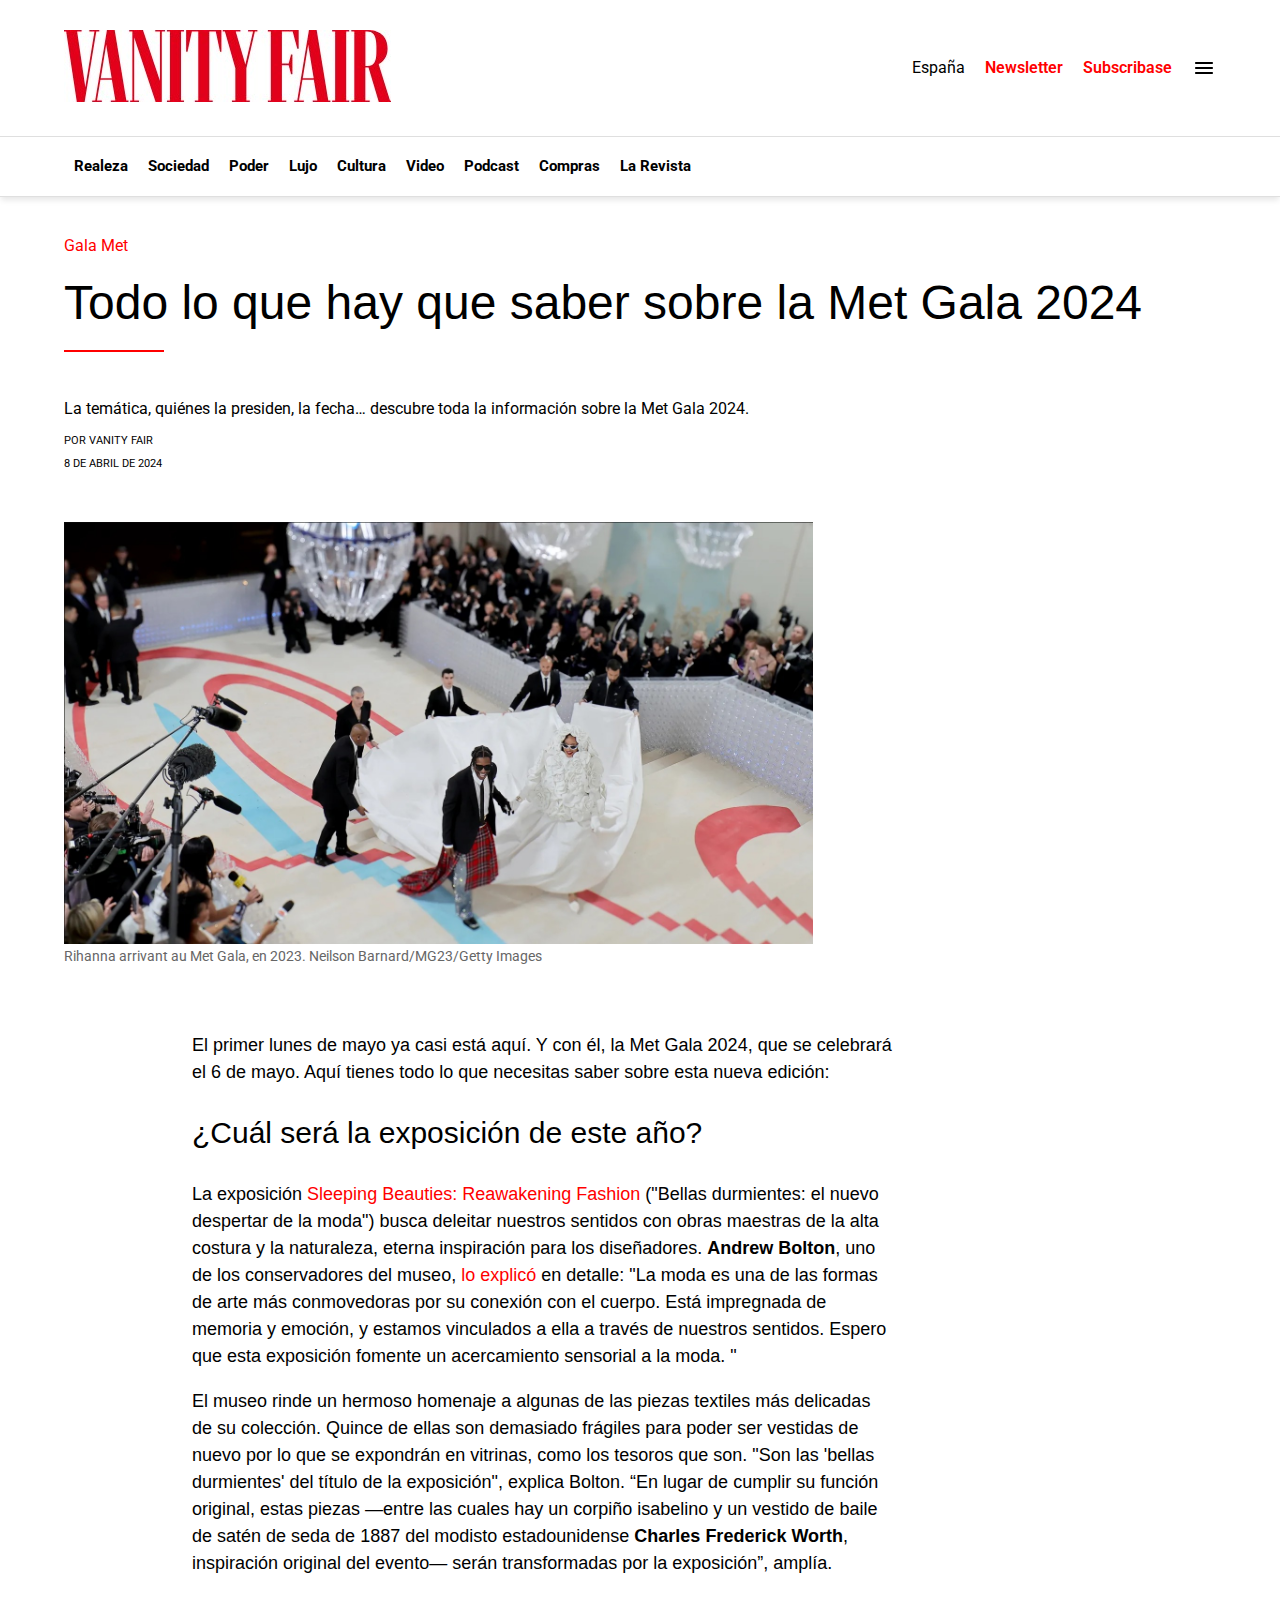
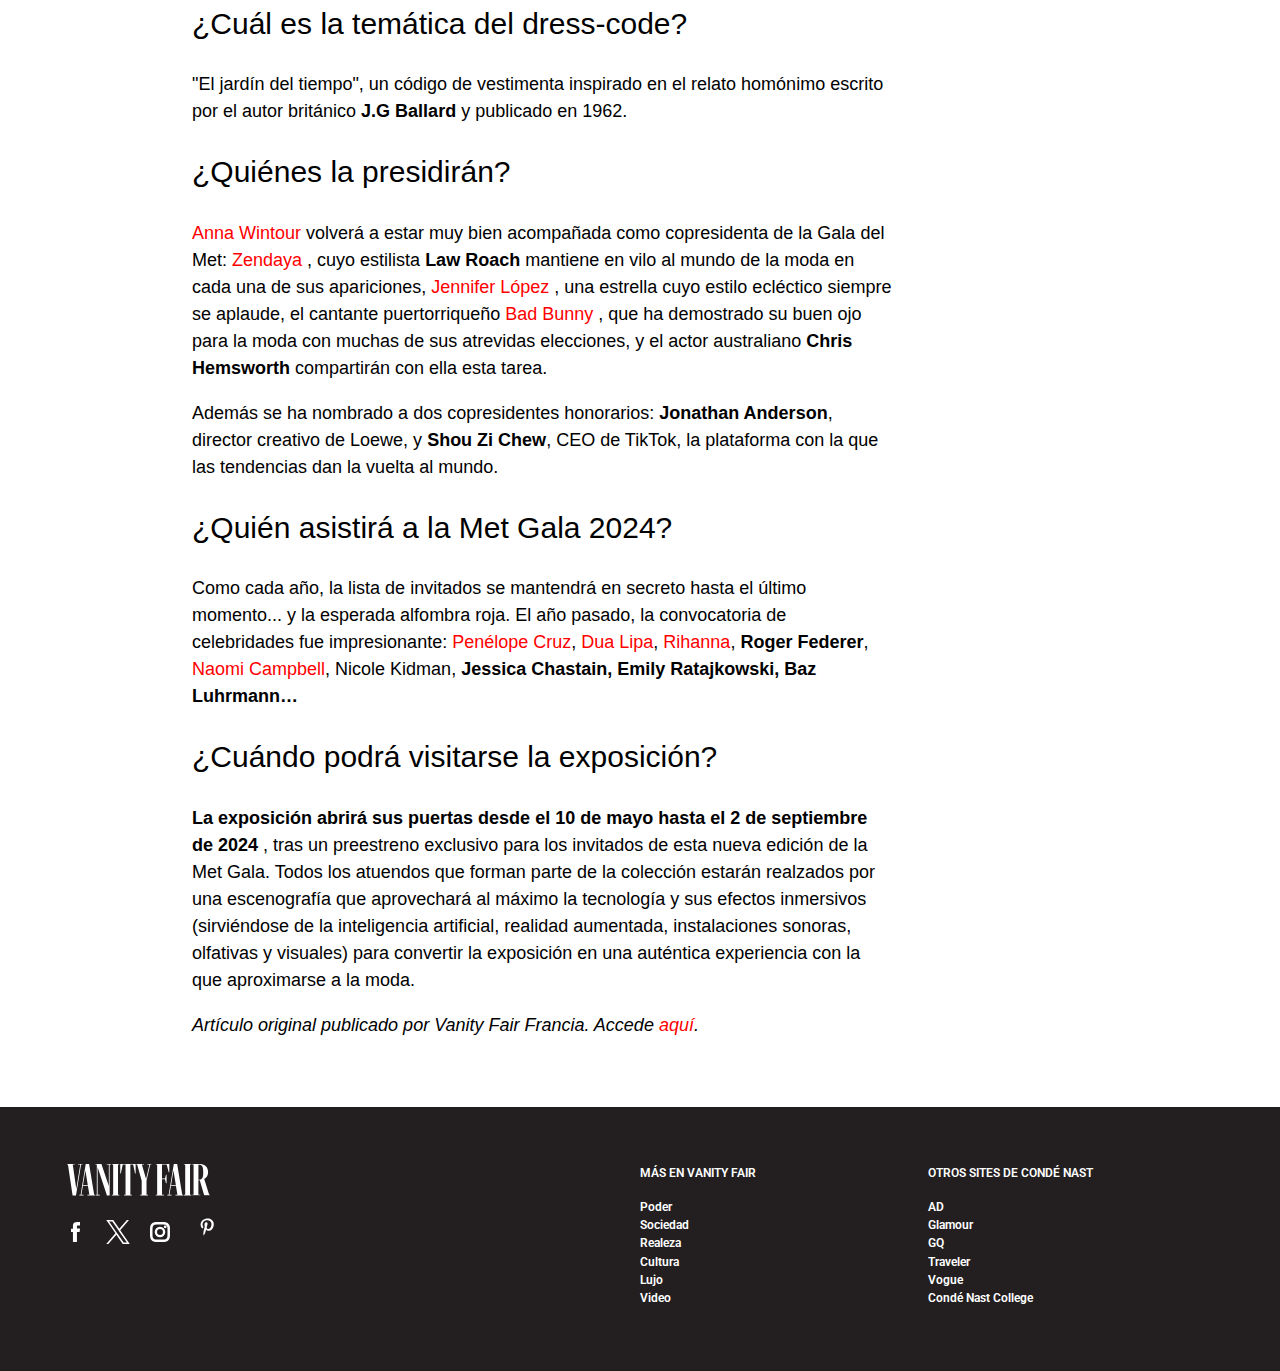
<file: index.html>
<!DOCTYPE html>
<html lang="en">
  <head>
    <meta charset="UTF-8">
    <meta name="viewport" content="width=device-width, initial-scale=1.0">
    <link rel="preconnect" href="https://fonts.gstatic.com">
    <link href="https://fonts.googleapis.com/css2?family=Roboto:wght@400;700&display=swap" rel="stylesheet">
    <link rel="stylesheet" href="normalize.css">
    <link rel="stylesheet" href="style.css">
    <title>Todo lo que hay que saber sobre la Met Gala 2024</title>
  </head>
  <body>
    <header class="header-container">
      <div class="top-navigation">
        <div>
          <a href="https://www.revistavanityfair.es/">
            <img alt="Vanity Fair España" src="assets/logo.jpeg" class="nav-logo">
          </a>
        </div>
        <div class="top-right-navigation">
          <select name="select" class="dropdown-paises">
            <option value="españa" selected>España</option>
            <option value="italia">Italia</option>
            <option value="francia">Francia</option>
          </select>
          <a href="https://www.revistavanityfair.es/newsletter" class="navigation-link navigation-tablet">Newsletter</a>
          <a href="https://suscripcion.revistavanityfair.es/.html?utm_source=site&utm_medium=site+revistavanityfair&utm_campaign=suscripciones+revistavanityfair+cabecera" class="navigation-link"> Subscribase </a>
          <svg class="burger-menu" xmlns="http://www.w3.org/2000/svg" width="24" height="24" viewBox="0 0 24 24">
            <path d="M0 0h24v24H0z" fill="none"/>
            <path d="M4 18h16c.55 0 1-.45 1-1s-.45-1-1-1H4c-.55 0-1 .45-1 1s.45 1 1 1zm0-5h16c.55 0 1-.45 1-1s-.45-1-1-1H4c-.55 0-1 .45-1 1s.45 1 1 1zM3 7c0 .55.45 1 1 1h16c.55 0 1-.45 1-1s-.45-1-1-1H4c-.55 0-1 .45-1 1z"/>
        </div>
      </div>
      <nav class="nav-container">
        <ul class="nav-list">
          <li>
            <a href="https://www.revistavanityfair.es/realeza">Realeza</a>
          </li>
          <li>
            <a href="https://www.revistavanityfair.es/sociedad">Sociedad</a>
          </li>
          <li>
            <a href="https://www.revistavanityfair.es/poder">Poder</a>
          </li>
          <li>
            <a href="https://www.revistavanityfair.es/lujo">Lujo</a>
          </li>
          <li>
            <a href="https://www.revistavanityfair.es/cultura">Cultura</a>
          </li>
          <li>
            <a href="https://www.revistavanityfair.es/video">Video</a>
          </li>
          <li>
            <a href="https://www.revistavanityfair.es/podcast">Podcast</a>
          </li>
          <li>
            <a href="https://www.revistavanityfair.es/compras">Compras</a>
          </li>
          <li>
            <a href="https://www.revistavanityfair.es/la-revista">La Revista</a>
          </li>
        </ul>
      </nav>
    </header>
    <main>
      <section>
        <header class="header-news-container">
          <a href="https://www.revistavanityfair.es/sociedad/gala-met" class="link"> Gala Met </a>
          <h1 class="title">Todo lo que hay que saber sobre la Met Gala 2024</h1>
          <div class="content-divider"></div>
        </header>
        <div class="sub-title-container">
          <p class="sub-title">La temática, quiénes la presiden, la fecha… descubre toda la información sobre la Met Gala 2024.</p>
          <div class="date-container">
            <p class="date">POR VANITY FAIR</p>
            <p class="date">8 DE ABRIL DE 2024</p>
          </div>
        </div>
        <div class="image-container">
          <figure>
            <img alt="Rihanna llegando a la Met Gala" src="assets/rihanna.jpeg" class="news-img">
            <figcaption>
              <span>Rihanna arrivant au Met Gala, en 2023. Neilson Barnard/MG23/Getty Images</span>
            </figcaption>
          </figure>
        </div>
        <div class="news-container">
          <p class="section-paragraph"> El primer lunes de mayo ya casi está aquí. Y con él, la Met Gala 2024, que se celebrará el 6 de mayo. Aquí tienes todo lo que necesitas saber sobre esta nueva edición: </p>
          <h3 class="section-title"> ¿Cuál será la exposición de este año? </h3>
          <p class="section-paragraph"> La exposición <a href="https://www.vogue.es/articulos/sleeping-beauties-reawakening-fashion-met-gala-2024-exposicion-costume-institute" class="link"> Sleeping Beauties: Reawakening Fashion </a> ("Bellas durmientes: el nuevo despertar de la moda") busca deleitar nuestros sentidos con obras maestras de la alta costura y la naturaleza, eterna inspiración para los diseñadores. <b>Andrew Bolton</b>, uno de los conservadores del museo, <a href="https://www.vogue.com/article/spring-2024-costume-institute-exhibition-sleeping-beauties-reawakening-fashion" class="link">lo explicó </a> en detalle: "La moda es una de las formas de arte más conmovedoras por su conexión con el cuerpo. Está impregnada de memoria y emoción, y estamos vinculados a ella a través de nuestros sentidos. Espero que esta exposición fomente un acercamiento sensorial a la moda. " </p>
          <p class="section-paragraph"> El museo rinde un hermoso homenaje a algunas de las piezas textiles más delicadas de su colección. Quince de ellas son demasiado frágiles para poder ser vestidas de nuevo por lo que se expondrán en vitrinas, como los tesoros que son. "Son las 'bellas durmientes' del título de la exposición", explica Bolton. “En lugar de cumplir su función original, estas piezas —entre las cuales hay un corpiño isabelino y un vestido de baile de satén de seda de 1887 del modisto estadounidense <b>Charles Frederick Worth</b>, inspiración original del evento— serán transformadas por la exposición”, amplía. </p>
          <h3 class="section-title"> ¿Cuál es la temática del dress-code? </h3>
          <p class="section-paragraph"> "El jardín del tiempo", un código de vestimenta inspirado en el relato homónimo escrito por el autor británico <b>J.G Ballard</b> y publicado en 1962. </p>
          <h3 class="section-title"> ¿Quiénes la presidirán? </h3>
          <p class="section-paragraph">
            <a href="https://www.revistavanityfair.es/articulos/la-historia-del-traje-de-annie-leibovitz-para-su-ingreso-en-la-academia-de-bellas-artes-de-paris" class="link"> Anna Wintour </a> volverá a estar muy bien acompañada como copresidenta de la Gala del Met: <a href="https://www.revistavanityfair.es/articulos/rivales-pelicula-zendaya-guadagnino-estreno" class="link"> Zendaya </a>, cuyo estilista <b>Law Roach</b> mantiene en vilo al mundo de la moda en cada una de sus apariciones, <a href="https://www.revistavanityfair.es/articulos/ben-affleck-y-jennifer-lopez-fortuna-pareja-matrimonio-historia-de-amor" class="link">Jennifer López</a> , una estrella cuyo estilo ecléctico siempre se aplaude, el cantante puertorriqueño <a href="https://www.revistavanityfair.es/articulos/bad-bunny-entrevista-kendall-jenner-familia-origenes-puerto-rico-nuevo-album" class="link">Bad Bunny</a> , que ha demostrado su buen ojo para la moda con muchas de sus atrevidas elecciones, y el actor australiano <b>Chris Hemsworth</b> compartirán con ella esta tarea.
          </p>
          <p class="section-paragraph"> Además se ha nombrado a dos copresidentes honorarios: <b>Jonathan Anderson</b>, director creativo de Loewe, y <b>Shou Zi Chew</b>, CEO de TikTok, la plataforma con la que las tendencias dan la vuelta al mundo. </p>
          <h3 class="section-title"> ¿Quién asistirá a la Met Gala 2024? </h3>
          <p class="section-paragraph"> Como cada año, la lista de invitados se mantendrá en secreto hasta el último momento... y la esperada alfombra roja. El año pasado, la convocatoria de celebridades fue impresionante: <a href="https://www.revistavanityfair.es/articulos/penelope-cruz-entrevista-campana-chanel-brad-pitt" class="link">Penélope Cruz</a>, <a href="https://www.revistavanityfair.es/galerias/mejor-vestidos-alfombra-roja-grammy-2024" class="link">Dua Lipa</a>, <a href="https://www.revistavanityfair.es/galerias/rihanna-riot-rose-rza-asap-rocky-primeras-fotos-segundo-bebe" class="link">Rihanna</a>, <b>Roger Federer</b>, <a href="https://www.revistavanityfair.es/articulos/naomi-campbell-cuestionario-proust" class="link">Naomi Campbell</a>, <a href="https://www.revistavanityfair.es/articulos/expats-lulu-wang-nicole-kidman-hong-kong" class="link"></a>Nicole Kidman, <b>Jessica Chastain, Emily Ratajkowski, Baz Luhrmann…</b>
          </p>
          <h3 class="section-title"> ¿Cuándo podrá visitarse la exposición? </h3>
          <p class="section-paragraph">
            <b>La exposición abrirá sus puertas desde el 10 de mayo hasta el 2 de septiembre de 2024 </b>, tras un preestreno exclusivo para los invitados de esta nueva edición de la Met Gala. Todos los atuendos que forman parte de la colección estarán realzados por una escenografía que aprovechará al máximo la tecnología y sus efectos inmersivos (sirviéndose de la inteligencia artificial, realidad aumentada, instalaciones sonoras, olfativas y visuales) para convertir la exposición en una auténtica experiencia con la que aproximarse a la moda.
          </p>
          <p class="section-paragraph">
            <i> Artículo original publicado por Vanity Fair Francia. Accede <a href="https://www.vanityfair.fr/article/tout-ce-quil-faut-savoir-sur-le-met-gala-2024" class="link">aquí</a>. </i>
          </p>
        </div>
      </section>
    </main>
    <footer>
      <div class="footer-item-left">
        <div class="footer-logo">
          <a href="https://www.revistavanityfair.es/">
            <img src="assets/logo_negro.png" alt="Vanity Fair">
          </a>
        </div>
        <div class="footer-social-media">  
          <a href="https://www.facebook.com/VanityFairEspana" class="footer-link">
            <svg class="icon icon-facebook" focusable="false" viewBox="0 0 24 24" width="24" height="24" fill="white" xmlns="http://www.w3.org/2000/svg">
                <path d="M8.945 5.874v2.753H7v3.367h1.945V22h3.996V11.994h2.682s.251-1.614.372-3.379h-3.038V6.312c0-.343.435-.807.866-.807H16V2h-2.96C8.847 2 8.945 5.37 8.945 5.874Z"></path>
            </svg>
        </a>
        <a href="https://twitter.com/vanityfairspain" class="footer-link">
            <svg class="icon icon-twitter" focusable="false" viewBox="0 0 1200 1227" width="24" height="24" fill="white" xmlns="http://www.w3.org/2000/svg">
                <path d="M714.163 519.284L1160.89 0H1055.03L667.137 450.887L357.328 0H0L468.492 681.821L0 1226.37H105.866L515.491 750.218L842.672 1226.37H1200L714.137 519.284H714.163ZM569.165 687.828L521.697 619.934L144.011 79.6944H306.615L611.412 515.685L658.88 583.579L1055.08 1150.3H892.476L569.165 687.854V687.828Z"></path>
            </svg>
        </a>
        <a href="https://instagram.com/vanityfairspain/" class="footer-link">
            <svg class="icon icon-instagram" focusable="false" viewBox="0 0 24 24" width="24" height="24" fill="white" xmlns="http://www.w3.org/2000/svg">
                <path d="M12 2c2.716 0 3.056.013 4.122.06 1.066.049 1.792.217 2.428.465a4.884 4.884 0 0 1 1.771 1.154 4.873 4.873 0 0 1 1.154 1.771c.247.636.416 1.362.465 2.428.049 1.066.06 1.406.06 4.122s-.012 3.056-.06 4.122c-.049 1.066-.218 1.792-.465 2.428a4.9 4.9 0 0 1-1.154 1.771 4.874 4.874 0 0 1-1.771 1.154c-.636.247-1.363.416-2.428.465-1.066.049-1.406.06-4.122.06s-3.056-.012-4.122-.06c-1.066-.049-1.792-.218-2.428-.465a4.901 4.901 0 0 1-1.771-1.154 4.9 4.9 0 0 1-1.154-1.771c-.248-.636-.416-1.363-.465-2.428C2.013 15.056 2 14.716 2 12s.013-3.056.06-4.122c.049-1.066.217-1.792.465-2.428a4.884 4.884 0 0 1 1.154-1.771A4.874 4.874 0 0 1 5.45 2.525c.636-.248 1.362-.416 2.428-.465C8.944 2.013 9.284 2 12 2Zm0 2.5c-2.443 0-2.732.009-3.696.054-.893.04-1.377.188-1.7.315-.397.146-.756.38-1.05.684-.322.32-.52.625-.685 1.052-.125.322-.275.806-.315 1.699C4.509 9.267 4.5 9.557 4.5 12c0 2.443.009 2.732.054 3.696.04.893.188 1.377.315 1.7.165.427.364.732.684 1.05.32.321.625.52 1.052.685.322.125.806.275 1.699.315.963.045 1.253.054 3.696.054 2.443 0 2.732-.009 3.696-.054.893-.04 1.377-.189 1.7-.315a2.811 2.811 0 0 0 1.05-.683c.321-.32.52-.625.685-1.053.125-.322.275-.806.315-1.699.045-.963.054-1.253.054-3.696 0-2.443-.009-2.732-.054-3.696-.04-.893-.189-1.377-.315-1.7a2.835 2.835 0 0 0-.683-1.05 2.834 2.834 0 0 0-1.053-.685c-.322-.125-.806-.275-1.699-.315C14.733 4.509 14.443 4.5 12 4.5Zm0 2.21a5.29 5.29 0 1 1 0 10.58 5.29 5.29 0 0 1 0-10.58Zm0 8.25a2.96 2.96 0 1 0 0-5.92 2.96 2.96 0 0 0 0 5.92Zm6.625-8.148a1.438 1.438 0 1 1-2.876 0 1.438 1.438 0 0 1 2.876 0Z"></path>
            </svg>
        </a>
        <a href="https://es.pinterest.com/VanityFairSpain/" class="footer-link">
            <svg class="icon icon-pinterest" focusable="false" viewBox="0 0 32 32" width="34" height="34" fill="white" xmlns="http://www.w3.org/2000/svg">
                <path d="M15.169 18.448C14.793 20.093 14.425 21.678 13.623 22.928C13.377 23.311 13.13 23.793 12.71 24C12.09 20.807 13.387 18.12 13.899 15.436C13.246 14.103 13.652 11.846 15.051 11.59C17.077 11.22 16.543 13.664 16.2 14.8C16.01 15.424 15.671 16.021 15.722 16.705C15.835 18.146 17.648 18.24 18.577 17.497C19.909 16.436 20.295 14.385 20.164 12.7C19.967 10.135 17.062 8.85997 14.496 9.88497C13.173 10.413 11.973 11.628 11.799 13.413C11.709 14.353 11.906 15.104 12.276 15.634C12.331 15.715 12.523 15.857 12.552 16.072C12.61 16.506 12.352 16.974 12.116 17.298C10.802 16.92 10.124 15.741 10.016 14.248C9.76596 10.848 12.558 8.26397 15.841 8.02197C19.348 7.76497 22.126 9.78896 22.384 12.74C22.576 14.933 21.797 17.14 20.561 18.329C19.631 19.221 17.656 20.096 16.041 19.242C15.684 19.052 15.524 18.82 15.169 18.448Z"></path>
            </svg>
        </a>
        </div>
      </div>
      <div class="footer-item-right desktop-view">
        <p class="footer-list-title">MÁS EN VANITY FAIR</p>
        <ul class="footer-list">
          <li>
            <a href="https://www.revistavanityfair.es/poder" class="footer-link">Poder</a>
          </li>
          <li>
            <a href="https://www.revistavanityfair.es/sociedad" class="footer-link">Sociedad</a>
          </li>
          <li>
            <a href="https://www.revistavanityfair.es/realeza" class="footer-link">Realeza</a>
          </li>
          <li>
            <a href="https://www.revistavanityfair.es/cultura" class="footer-link">Cultura</a>
          </li>
          <li>
            <a href="https://www.revistavanityfair.es/lujo" class="footer-link">Lujo</a>
          </li>
          <li>
            <a href="https://www.revistavanityfair.es/video" class="footer-link">Video</a>
          </li>
        </ul>
      </div>
      <div class="footer-item-right desktop-view">
        <p class="footer-list-title">OTROS SITES DE CONDÉ NAST</p>
        <ul class="footer-list">
          <li>
            <a href="https://www.revistaad.es/" class="footer-link">AD</a>
          </li>
          <li>
            <a href="https://www.glamour.es/" class="footer-link">Glamour</a>
          </li>
          <li>
            <a href="https://www.revistagq.com/" class="footer-link">GQ</a>
          </li>
          <li>
            <a href="https://www.traveler.es/" class="footer-link">Traveler</a>
          </li>
          <li>
            <a href="https://www.vogue.es/" class="footer-link">Vogue</a>
          </li>
          <li>
            <a href="https://www.condenastcollege.es/" class="footer-link">Condé Nast College</a>
          </li>
        </ul>
      </div>
      <div class="footer-mobile-view">
        <p class="footer-list-title footer-list-right">MÁS EN VANITY FAIR</p>
        <p class="footer-list-title">OTROS SITES DE CONDÉ NAST</p>
      </div>
    </footer>
  </body>
</html>
</file>
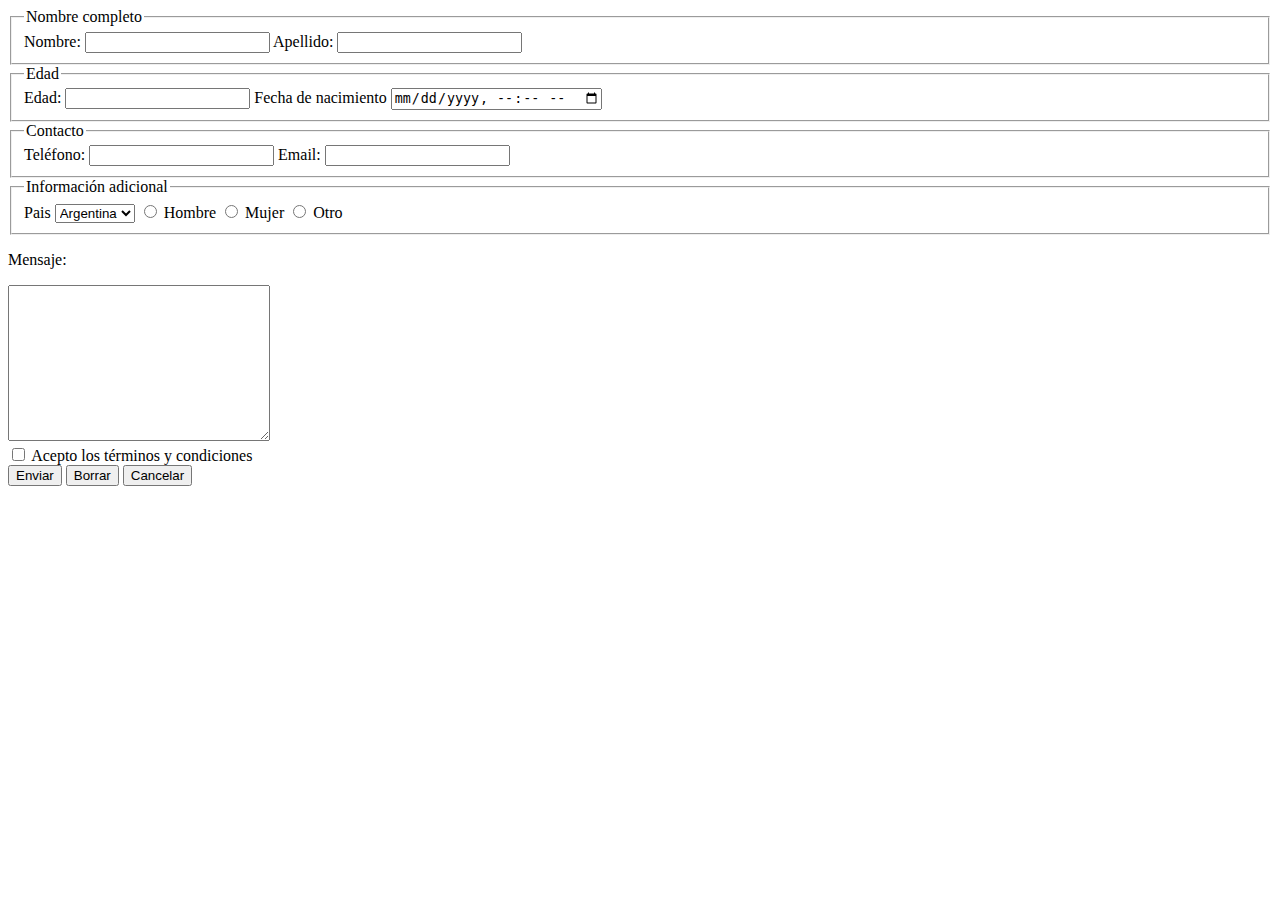
<file: form.html>
<!DOCTYPE html>
<html lang="en">
<head>
    <meta charset="UTF-8">
    <meta name="viewport" content="width=device-width, initial-scale=1.0">
    <title>Formulario</title>
</head>
<body>
    <form action="form.html" method="post">

        <fieldset>
            <legend>Nombre completo</legend>            
            <label for="name">Nombre:</label>
            <input type="text" name="name" id="name" required>
            <label for="name">Apellido:</label>
            <input type="text" name="name" id="name" required>
        </fieldset>

        <fieldset>
            <legend>Edad</legend>
            <label for="age">Edad:</label>
            <input type="number" name="age" id="age" required>
            <label for="birth">Fecha de nacimiento</label>
            <input type="datetime-local" id="birth"/>
        </fieldset>

        <fieldset>
            <legend>Contacto</legend>
            <label for="phone">Teléfono:</label>
            <input type="tel" name="phone" id="phone" required>
            <label for="email">Email:</label>
            <input type="email" name="email" id="email" required>
        </fieldset>

        <fieldset>
            <legend>Información adicional</legend>
            <label for="country">Pais</label>
            <select id="country" name="country">
                <option value="argentina">Argentina</option>
                <option value="uruguay">Uruguay</option>
                <option value="brasil">Brasil</option>
                <option value="paraguay">Paraguay</option>
            </select>

            <input type="radio" id="male" name="gender" value="male">
            <label for="male">Hombre</label>
    
            <input type="radio" id="female" name="gender" value="female">
            <label for="female">Mujer</label>
    
            <input type="radio" id="other" name="gender" value="other">
            <label for="other">Otro</label>
        </fieldset>

        <div>
        <p>
            <label for="message">Mensaje:</label> 
        </p> 
        <textarea name="message" id="message" cols="30" rows="10"></textarea>
       </div>
       
       <div>
        <input type="checkbox" id="terms" name="terms" required>
        <label for="terms">Acepto los términos y condiciones</label>
       </div>

        <input type="submit" value="Enviar">
        <input type="reset" value="Borrar">
        <input type="button" value="Cancelar" onclick="window.location.href='index.html'">
</body>
</html>
</file>
<file: style.css>
html{
    width: 100%;
    height: 100%;
    margin: 0px;
    padding: 0px;
    overflow-x: hidden; 
}

body {
    font-family: 'Roboto', sans-serif;
    font-size: 16px;
}

.link{
    text-decoration: none;
    color: red;
}

.link:hover{
    text-decoration: underline;
}

.header-container{
    border-bottom: 1px solid rgb(223, 223, 223);
    box-shadow: 0px 4px 6px -1px rgba(0, 0, 0, 0.1);
}

.top-navigation{
    display: flex;
    flex-direction: row;
    justify-content: space-between;
    border-bottom: 1px solid rgb(223, 223, 223);
    padding: 30px 64px;
}

.top-right-navigation{
    display: flex;
    align-items: center;
    gap: 20px;
}

.nav-list{
    display: flex;
    flex-direction: row;
    justify-content: flex-start;
    width: 100%;
    padding: 20px 64px;
}

nav ul {
    list-style-type:none;
    margin:0;
    padding:0;
    text-align:center;
}

nav ul li a {
    text-decoration: none;
    color: black;
    padding: 10px;
    font-size: 15px;
    font-weight: 700;
}

nav ul li a:hover {
    color: red; 
}

select {
    appearance: none;
    background: transparent;
    border: none;
}

.navigation-link{
    text-decoration: none;
    color: red;
    font-weight: 600;
}

figure {
    margin: 0px;
    padding: 0px;
    max-width: 65%;
}

figure img {
    max-width: 100%;
    height: auto;
}

figcaption {
    font-size: 14px;
    color: #666;
}

.section-title{
    font-size: 30px;
    font-weight: 200;
    font-family: Georgia, helvetica, sans-serif;
}

.section-paragraph{
    font-size: 18px;
    font-family: Georgia, helvetica, sans-serif;
    line-height: 1.5;
}
  
.news-container {
    max-width: 700px;
    padding: 50px 0px 50px calc(45% / 3);
  }

  .header-news-container{
    padding: 40px 64px 0px 64px;
}

.title{
    font-size: 48px;
    font-weight: 200;
    margin: 20px 0px;
    font-family: Georgia, helvetica, sans-serif;
}

.sub-title{
    font-size: 16px;
}

.date{
   font-size: 11px; 
}

.sub-title-container{
    padding: 32px 64px 40px 64px;
}

.image-container{
    padding: 0px 64px;
}

.content-divider{
    border-bottom: 2px solid red;
    width: 100px;
    text-align: left;
}

footer{
    background-color: rgb(35, 31, 32);
    font-weight: 600;
    display: flex;
    flex-direction: row;
    padding: 48px 64px;
}

.footer-link{
    text-decoration: none;
    color: #fff;
    font-size: 12px;
    padding-right: 15px;
}

.footer-item-left{
    width: 50%;
    display: flex;
    flex-direction: column;
}

.footer-item-right{
    width: 25%;
}

.footer-list{
    list-style-type:none;
    padding-inline-start: 0px;
}

.footer-list-title{
    color: #fff;
    font-size: 12px;
}

.footer-mobile-view{
    display: none;
}

/* Estilos sin flexbox para mobile */
@media only screen and (max-width: 500px) {
    .top-navigation{
        padding: 20px 20px;
    }
    .nav-logo{
        max-width: 200px;
    }

    .navigation-link{
        display: none;
    }

    .title{
        font-size: 32px;
        margin-bottom: 32px;
    }

    .nav-list{
        padding: 12px 0px 12px 24px;
    }

    nav ul li {
        padding-right: 12px;
    }

    nav ul li a {
        padding: 0px;
        white-space: nowrap;
        font-size: 18px;
        font-weight: 600;
    }

    .news-container {
        padding: 20px 24px;
    }

    .header-news-container{
        padding: 32px 24px 0px 24px;
    }

    .sub-title-container{
        padding: 32px 24px 16px 24px;
    }

    .sub-title{
        margin-top:  0px;
    }

    .date-container{
        margin-top: 32px;
    }

    .image-container{
        padding: 0px;
        overflow: hidden;
    }

    figure img {
        max-width: none;
        height: auto;
    }

    figcaption{
        padding: 8px 24px 16px 24px;
    }

    .news-img{
        width: 100vw;
    }

    footer{
        display: block;
        text-align: center;
    }

    .footer-item-left{
        margin: auto;
    }

    .footer-mobile-view{
        padding: 20px 0px;
        display: block;
    }

    .footer-list-right{
        padding-bottom: 50px;
    }

    .desktop-view{
        display: none;
    }
}

/* Estilos sin flexbox para tablet */
@media only screen and (min-width: 501px) and (max-width: 1024px) {
    .top-navigation{
        padding: 30px 48px;
    }

    .nav-list{
        padding: 20px 48px;
    }

    .nav-logo{
        max-width: 80%;
    }

    .navigation-tablet{
        display: none;
    }

    .news-container {
        max-width: 500px;
    }

    .header-news-container{
        padding: 40px 48px 0px 48px;
    }

    .sub-title-container{
        padding: 32px 48px 40px 48px;
    }

    .image-container{
        padding: 0px 48px;
    }

    figure img{
        max-width: 150%;
    }

    footer{
        display: block;
        text-align: center;
    }

    .footer-item-left{
        margin: auto;
    }

    .footer-mobile-view{
        padding: 20px 0px;
    }

    .desktop-view{
        display: none;
    }

    .footer-mobile-view{
        display: inline-block;
    }

    .footer-list-title{
        float: left;
    }

    .footer-list-right{
        padding-right: 250px;
    }
}
</file>
